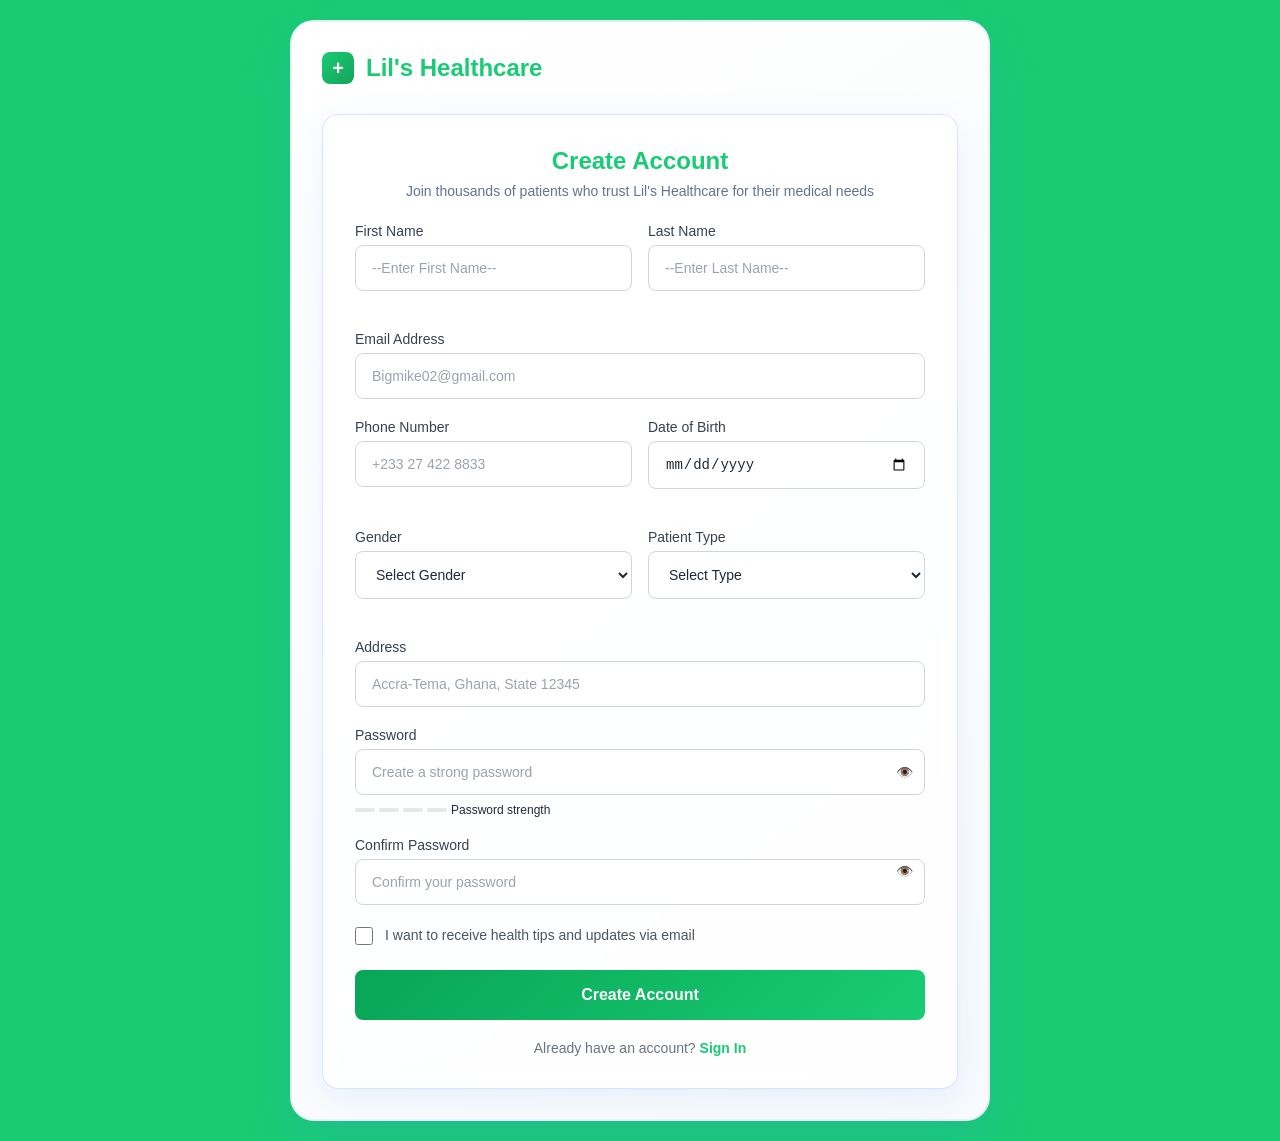
<file: signup.html>
<!DOCTYPE html>
<html lang="en">
<head>
    <meta charset="UTF-8">
    <meta name="viewport" content="width=device-width, initial-scale=1.0">
    <title>Lil's HealthCare - Create Account</title>
   <meta name="description" content="">
  <meta name="keywords" content="">

  <link href="assets/img/lil.png" rel="icon">
  <link href="assets/img/apple-touch-icon.png" rel="apple-touch-icon">
    <style>
        * {
            margin: 0;
            padding: 0;
            box-sizing: border-box;
        }

        body {
            font-family: 'Segoe UI', Tahoma, Geneva, Verdana, sans-serif;
            min-height: 100vh;
            background: #19cc73;
            display: flex;
            align-items: center;
            justify-content: center;
            padding: 20px 0;
        }

        .main-container {
            width: 100%;
            max-width: 700px;
            min-height: 700px;
            background: linear-gradient(135deg, #ffffff 0%, #f1f5f9 100%);
            border-radius: 24px;
            box-shadow: 0 25px 50px rgba(59, 130, 246, 0.15);
            display: flex;
            position: relative;
            overflow: hidden;
            border: 2px solid rgba(59, 130, 246, 0.1);
        }

        /* Left Section - Sign Up Form */
        .signup-section {
            flex: 1;
            padding: 30px;
            display: flex;
            flex-direction: column;
            background: linear-gradient(145deg, #ffffff 0%, #f8fafc 100%);
            color: #1e293b;
            position: relative;
            overflow-y: auto;
        }

        .logo-section {
            display: flex;
            align-items: center;
            margin-bottom: 30px;
        }

        .logo {
            width: 32px;
            height: 32px;
            background: linear-gradient(135deg, #19cc73 0%, #14a35c 100%);
            border-radius: 8px;
            margin-right: 12px;
            display: flex;
            align-items: center;
            justify-content: center;
            position: relative;
        }

        .logo::before {
            content: '+';
            color: white;
            font-size: 20px;
            font-weight: bold;
        }

        .brand-name {
            font-size: 24px;
            font-weight: 700;
            color: #19cc73;
            text-align: center;
            
        }

        .signup-card {
            background: rgba(255, 255, 255, 0.8);
            backdrop-filter: blur(10px);
            border-radius: 16px;
            padding: 32px;
            border: 1px solid rgba(59, 130, 246, 0.2);
            flex: 1;
            box-shadow: 0 8px 32px rgba(59, 130, 246, 0.1);
        }

        .signup-title {
            font-size: 24px;
            font-weight: 600;
            margin-bottom: 8px;
            text-align: center;
            color: #19cc73;
        }

        .signup-subtitle {
            font-size: 14px;
            color: #64748b;
            text-align: center;
            margin-bottom: 24px;
        }

        .form-row {
            display: flex;
            gap: 16px;
            margin-bottom: 20px;
        }

        .form-group {
            flex: 1;
            margin-bottom: 20px;
        }

        .form-group.full-width {
            flex: none;
            width: 100%;
        }

        .form-label {
            display: block;
            margin-bottom: 6px;
            font-size: 14px;
            font-weight: 500;
            color: #374151;
        }

        .form-input, .form-select {
            width: 100%;
            padding: 14px 16px;
            border: 1px solid #d1d5db;
            border-radius: 8px;
            background: #ffffff;
            color: #1f2937;
            font-size: 14px;
            transition: all 0.3s ease;
        }

        .form-input::placeholder {
            color: #9ca3af;
        }

        .form-input:focus, .form-select:focus {
            outline: none;
            border-color: #19cc73;
            background: #ffffff;
            transform: translateY(-1px);
            box-shadow: 0 4px 12px rgba(59, 130, 246, 0.15);
        }

        .form-select {
            cursor: pointer;
        }

        .form-select option {
            background: #ffffff;
            color: #1f2937;
        }

        .password-group {
            position: relative;
        }

        .password-toggle {
            position: absolute;
            right: 12px;
            top: 50%;
            transform: translateY(-50%);
            background: none;
            border: none;
            color: #6b7280;
            cursor: pointer;
            font-size: 14px;
        }

        .password-toggle:hover {
            color: #08c508;
        }

        .password-strength {
            margin-top: 8px;
            font-size: 12px;
            display: flex;
            gap: 4px;
            align-items: center;
        }

        .strength-bar {
            height: 4px;
            width: 20px;
            background: #e5e7eb;
            border-radius: 2px;
            transition: background-color 0.3s ease;
        }

        .strength-bar.weak { background: #ef4444; }
        .strength-bar.medium { background: #f59e0b; }
        .strength-bar.strong { background: #10b981; }

        .checkbox-group {
            display: flex;
            align-items: flex-start;
            gap: 12px;
            margin-bottom: 24px;
            font-size: 14px;
            line-height: 1.5;
        }

        .checkbox-group input[type="checkbox"] {
            width: 18px;
            height: 18px;
            accent-color: #08e617;
            margin-top: 2px;
        }

        .checkbox-group label {
            color: #4b5563;
            flex: 1;
        }

        .checkbox-group a {
            color: #0c4629;
            text-decoration: none;
        }

        .checkbox-group a:hover {
            text-decoration: underline;
        }

        .signup-btn {
            width: 100%;
            padding: 16px;
            background: linear-gradient(135deg, #08a556 0%, #19cc73 100%);
            border: none;
            border-radius: 8px;
            color: white;
            font-size: 16px;
            font-weight: 600;
            cursor: pointer;
            transition: all 0.3s ease;
            margin-bottom: 20px;
            position: relative;
            overflow: hidden;
        }

        .signup-btn:hover {
            background: linear-gradient(135deg, #19cc73 0%, #19cc73 100%);
            transform: translateY(-2px);
            box-shadow: 0 8px 16px rgba(59, 130, 246, 0.3);
        }

        .signup-btn:disabled {
            opacity: 0.6;
            cursor: not-allowed;
            transform: none;
        }

        .signup-btn .loading {
            display: none;
            width: 20px;
            height: 20px;
            border: 2px solid rgba(255, 255, 255, 0.3);
            border-top: 2px solid white;
            border-radius: 50%;
            animation: spin 1s linear infinite;
            margin-right: 10px;
        }

        @keyframes spin {
            0% { transform: rotate(0deg); }
            100% { transform: rotate(360deg); }
        }

        .login-link {
            text-align: center;
            font-size: 14px;
            color: #6b7280;
        }

        .login-link a {
            color: #19cc73;
            text-decoration: none;
            font-weight: 600;
        }

        .login-link a:hover {
            text-decoration: underline;
        }

        /* Right Section - Hero Content */
        .hero-section {
            flex: 1.2;
            background: linear-gradient(135deg, #19cc73 0%, #19cc73 50%, #19cc73 100%);
            position: relative;
            display: flex;
            align-items: center;
            justify-content: center;
            overflow: hidden;
        }

        .language-selector {
            position: absolute;
            top: 20px;
            right: 20px;
            background: rgba(255, 255, 255, 0.9);
            padding: 8px 16px;
            border-radius: 20px;
            font-size: 12px;
            font-weight: 600;
            color: #38e311;
        }

        .hero-content {
            text-align: center;
            z-index: 2;
            color: white;
        }

        .doctor-placeholder {
            width: 200px;
            height: 200px;
            background: rgba(255, 255, 255, 0.15);
            border-radius: 50%;
            margin: 0 auto 20px;
            display: flex;
            align-items: center;
            justify-content: center;
            font-size: 48px;
            backdrop-filter: blur(10px);
            border: 2px solid rgba(255, 255, 255, 0.3);
            animation: pulse 3s ease-in-out infinite;
        }

        @keyframes pulse {
            0%, 100% { transform: scale(1); }
            50% { transform: scale(1.05); }
        }

        .customers-info {
            background: rgba(255, 255, 255, 0.95);
            padding: 12px 20px;
            border-radius: 12px;
            color: #19cc73;
            font-size: 14px;
            font-weight: 600;
            margin-bottom: 16px;
            display: inline-block;
        }

        .customer-avatars {
            display: flex;
            gap: -8px;
            justify-content: center;
            margin-bottom: 8px;
        }

        .avatar {
            width: 32px;
            height: 32px;
            border-radius: 50%;
            border: 2px solid white;
            margin-left: -8px;
        }

        .avatar:nth-child(1) { background: #09fe1e; }
        .avatar:nth-child(2) { background: #3ade08; }
        .avatar:nth-child(3) { background: #33cd04; }
        .avatar:nth-child(4) { background: #3ae108; }

        .connect-text {
            color: white;
            font-size: 18px;
            font-weight: 600;
            margin-bottom: 8px;
        }

        .connect-subtext {
            color: rgba(255, 255, 255, 0.9);
            font-size: 14px;
            margin-bottom: 20px;
        }

        .benefits-list {
            text-align: left;
            max-width: 280px;
            margin: 0 auto;
        }

        .benefit-item {
            display: flex;
            align-items: center;
            gap: 12px;
            margin-bottom: 12px;
            color: white;
            font-size: 14px;
        }

        .benefit-icon {
            width: 20px;
            height: 20px;
            background: rgba(255, 255, 255, 0.2);
            border-radius: 50%;
            display: flex;
            align-items: center;
            justify-content: center;
            font-size: 12px;
            color: #19cc73;
            background: white;
        }

        .geometric-shapes {
            position: absolute;
            width: 100%;
            height: 100%;
            overflow: hidden;
        }

        .shape {
            position: absolute;
            opacity: 0.1;
        }

        .shape-1 {
            width: 100px;
            height: 100px;
            background: white;
            border-radius: 50%;
            top: 10%;
            left: 10%;
            animation: float 6s ease-in-out infinite;
        }

        .shape-2 {
            width: 60px;
            height: 60px;
            background: white;
            border-radius: 12px;
            top: 70%;
            right: 20%;
            animation: float 4s ease-in-out infinite reverse;
        }

        .shape-3 {
            width: 80px;
            height: 80px;
            background: white;
            clip-path: polygon(50% 0%, 0% 100%, 100% 100%);
            bottom: 20%;
            left: 20%;
            animation: float 5s ease-in-out infinite;
        }

        @keyframes float {
            0%, 100% { transform: translateY(0px) rotate(0deg); }
            50% { transform: translateY(-20px) rotate(180deg); }
        }

        /* Responsive Design */
        @media (max-width: 968px) {
            .main-container {
                flex-direction: column;
                height: auto;
                min-height: 100vh;
                width: 100%;
                border-radius: 0;
            }

            .signup-section, .hero-section {
                flex: none;
            }

            .signup-section {
                order: 2;
                padding: 30px 20px;
            }

            .hero-section {
                order: 1;
                min-height: 300px;
            }

            .doctor-placeholder {
                width: 150px;
                height: 150px;
                font-size: 36px;
            }

            .form-row {
                flex-direction: column;
                gap: 0;
            }
        }

        @media (max-width: 480px) {
            .signup-card {
                padding: 24px;
            }
            
            .logo-section {
                margin-bottom: 20px;
            }
            
            .brand-name {
                font-size: 20px;
            }

            .signup-title {
                font-size: 20px;
            }
        }
    </style>
</head>
<body>
    <div class="main-container">
        <!-- Sign Up Section -->
        <div class="signup-section">
            <div class="logo-section">
                <div class="logo"></div>
                <h1 class="brand-name">Lil's Healthcare</h1>
            </div>

            <div class="signup-card">
                <h2 class="signup-title">Create Account</h2>
                <p class="signup-subtitle">Join thousands of patients who trust Lil's Healthcare for their medical needs</p>
                
                <form id="signupForm" action="signup.php" method="POST">
                    <div class="form-row">
                        <div class="form-group">
                            <label class="form-label">First Name</label>
                            <input type="text" class="form-input" name="first_name" placeholder="--Enter First Name--" required>
                        </div>
                        <div class="form-group">
                            <label class="form-label">Last Name</label>
                            <input type="text" class="form-input" name="last_name" placeholder="--Enter Last Name--" required>
                        </div>
                    </div>

                    <div class="form-group full-width">
                        <label class="form-label">Email Address</label>
                        <input type="email" class="form-input" name="email" placeholder="Bigmike02@gmail.com" required>
                    </div>

                    <div class="form-row">
                        <div class="form-group">
                            <label class="form-label">Phone Number</label>
                            <input type="tel" class="form-input" name="phone" placeholder="+233 27 422 8833" required>
                        </div>
                        <div class="form-group">
                            <label class="form-label">Date of Birth</label>
                            <input type="date" class="form-input" name="date_of_birth" required>
                        </div>
                    </div>

                    <div class="form-row">
                        <div class="form-group">
                            <label class="form-label">Gender</label>
                            <select class="form-select" name="gender" required>
                                <option value="">Select Gender</option>
                                <option value="male">Male</option>
                                <option value="female">Female</option>
                                <option value="other">Other</option>
                            </select>
                        </div>
                        <div class="form-group">
                            <label class="form-label">Patient Type</label>
                            <select class="form-select" name="patient_type" required>
                                <option value="">Select Type</option>
                                <option value="individual">Individual</option>
                                <option value="family_plan">Family Plan</option>
                                <option value="corporate">Corporate</option>
                            </select>
                        </div>
                    </div>

                    <div class="form-group full-width">
                        <label class="form-label">Address</label>
                        <input type="text" class="form-input" name="address" placeholder="Accra-Tema, Ghana, State 12345" required>
                    </div>

                    <div class="form-group full-width password-group">
                        <label class="form-label">Password</label>
                        <input type="password" id="password" class="form-input" name="password" placeholder="Create a strong password" required>
                        <button type="button" class="password-toggle" onclick="togglePassword('password')">👁️</button>
                        <div class="password-strength">
                            <div class="strength-bar" id="strength1"></div>
                            <div class="strength-bar" id="strength2"></div>
                            <div class="strength-bar" id="strength3"></div>
                            <div class="strength-bar" id="strength4"></div>
                            <span id="strengthText">Password strength</span>
                        </div>
                    </div>

                    <div class="form-group full-width password-group">
                        <label class="form-label">Confirm Password</label>
                        <input type="password" id="confirmPassword" class="form-input" name="confirmPassword" placeholder="Confirm your password" required>
                        <button type="button" class="password-toggle" onclick="togglePassword('confirmPassword')">👁️</button>
                    </div>

                    <!--<div class="checkbox-group">
                        <input type="checkbox" id="terms" name="terms" required>
                        <label for="terms">I agree to the <a href="#" target="_blank">Terms of Service</a> and <a href="#" target="_blank">Privacy Policy</a></label>
                    </div>-->

                    <div class="checkbox-group">
                        <input type="checkbox" id="newsletter" name="newsletter">
                        <label for="newsletter">I want to receive health tips and updates via email</label>
                    </div>

                    <input type="submit" value="Create Account" class="signup-btn"> 
                </form>

                <div class="login-link">
                    Already have an account? <a href="login.html" onclick="goToLogin()">Sign In</a>
                </div>
            </div>
        </div>

          
    <script>
        // Password toggle functionality
        function togglePassword(fieldId) {
            const passwordInput = document.getElementById(fieldId);
            const toggleBtn = passwordInput.nextElementSibling;
            
            if (passwordInput.type === 'password') {
                passwordInput.type = 'text';
                toggleBtn.textContent = '🙈';
            } else {
                passwordInput.type = 'password';
                toggleBtn.textContent = '👁️';
            }
        }

        // Password strength checker
        document.getElementById('password').addEventListener('input', function() {
            const password = this.value;
            const strength = checkPasswordStrength(password);
            updatePasswordStrength(strength);
        });

        function checkPasswordStrength(password) {
            let score = 0;
            const checks = [
                password.length >= 8,
                /[a-z]/.test(password),
                /[A-Z]/.test(password),
                /[0-9]/.test(password),
                /[^A-Za-z0-9]/.test(password)
            ];
            
            score = checks.filter(Boolean).length;
            
            if (score < 3) return 'weak';
            if (score < 5) return 'medium';
            return 'strong';
        }

        function updatePasswordStrength(strength) {
            const bars = document.querySelectorAll('.strength-bar');
            const text = document.getElementById('strengthText');
            
            bars.forEach(bar => bar.className = 'strength-bar');
            
            switch (strength) {
                case 'weak':
                    bars[0].classList.add('weak');
                    text.textContent = 'Weak password';
                    break;
                case 'medium':
                    bars[0].classList.add('medium');
                    bars[1].classList.add('medium');
                    bars[2].classList.add('medium');
                    text.textContent = 'Medium strength';
                    break;
                case 'strong':
                    bars.forEach(bar => bar.classList.add('strong'));
                    text.textContent = 'Strong password';
                    break;
            }
        }

        // COMPLETELY REMOVE form event listener to allow normal submission

        // Navigate to login page
        function goToLogin() {
            // In a real application, this would navigate to the login page
            showNotification('Redirecting to login page...', 'info');
            setTimeout(() => {
                window.location.href = 'login.html';
            }, 1500);
        }

        // Notification system
        function showNotification(message, type) {
            // Remove existing notifications
            const existingNotification = document.querySelector('.notification');
            if (existingNotification) {
                existingNotification.remove();
            }

            const notification = document.createElement('div');
            notification.className = `notification notification-${type}`;
            notification.style.cssText = `
                position: fixed;
                top: 20px;
                right: 20px;
                padding: 16px 24px;
                border-radius: 8px;
                color: white;
                font-weight: 600;
                z-index: 1000;
                animation: slideIn 0.3s ease-out;
                max-width: 350px;
                box-shadow: 0 8px 16px rgba(0,0,0,0.2);
                ${type === 'success' ? 'background: #10b981;' : 
                  type === 'error' ? 'background: #ef4444;' : 
                  'background: #3b82f6;'}
            `;
            notification.textContent = message;

            document.body.appendChild(notification);

            // Auto remove after 5 seconds
            setTimeout(() => {
                notification.style.animation = 'slideOut 0.3s ease-out';
                setTimeout(() => notification.remove(), 300);
            }, 5000);
        }

        // Add notification animations
        const style = document.createElement('style');
        style.textContent = `
            @keyframes slideIn {
                from { transform: translateX(100%); opacity: 0; }
                to { transform: translateX(0); opacity: 1; }
            }
            @keyframes slideOut {
                from { transform: translateX(0); opacity: 1; }
                to { transform: translateX(100%); opacity: 0; }
            }
        `;
        document.head.appendChild(style);

        // Add interactive effects
        document.querySelectorAll('.form-input, .form-select').forEach(input => {
            input.addEventListener('focus', function() {
                this.style.transform = 'translateY(-2px)';
                this.style.boxShadow = '0 8px 16px rgba(59, 130, 246, 0.15)';
            });

            input.addEventListener('blur', function() {
                this.style.transform = 'translateY(0)';
                this.style.boxShadow = 'none';
            });
        });

        // Phone number formatting
        document.querySelector('input[name="phone"]').addEventListener('input', function(e) {
            let value = e.target.value.replace(/\D/g, '');
            if (value.length >= 10) {
                value = value.replace(/(\d{3})(\d{3})(\d{4})/, '($1) $2-$3');
            }
            e.target.value = value;
        });

        // Email validation
        document.querySelector('input[name="email"]').addEventListener('blur', function() {
            const email = this.value;
            const emailRegex = /^[^\s@]+@[^\s@]+\.[^\s@]+$/;
            
            if (email && !emailRegex.test(email)) {
                this.style.borderColor = '#ef4444';
                showNotification('Please enter a valid email address', 'error');
            } else {
                this.style.borderColor = '#d1d5db';
            }
        });
    </script>
</body>
</html>
</file>
